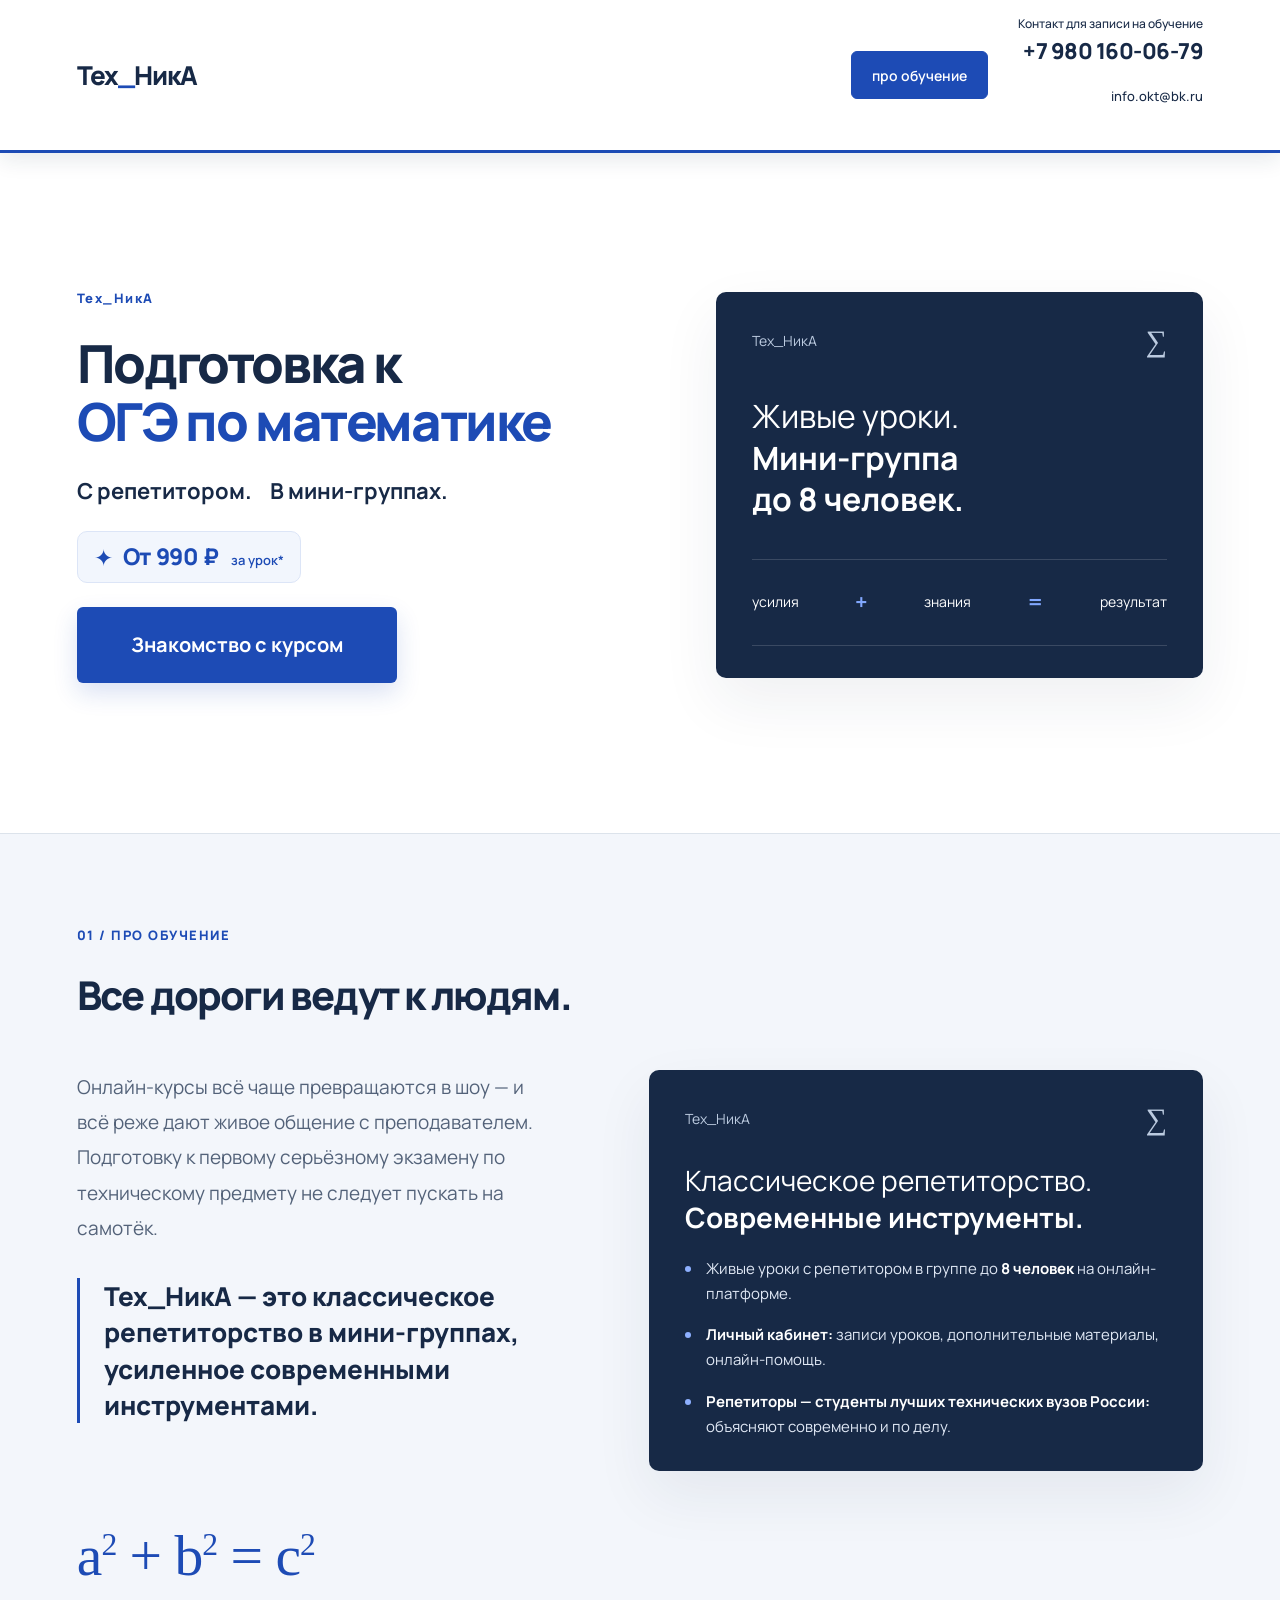
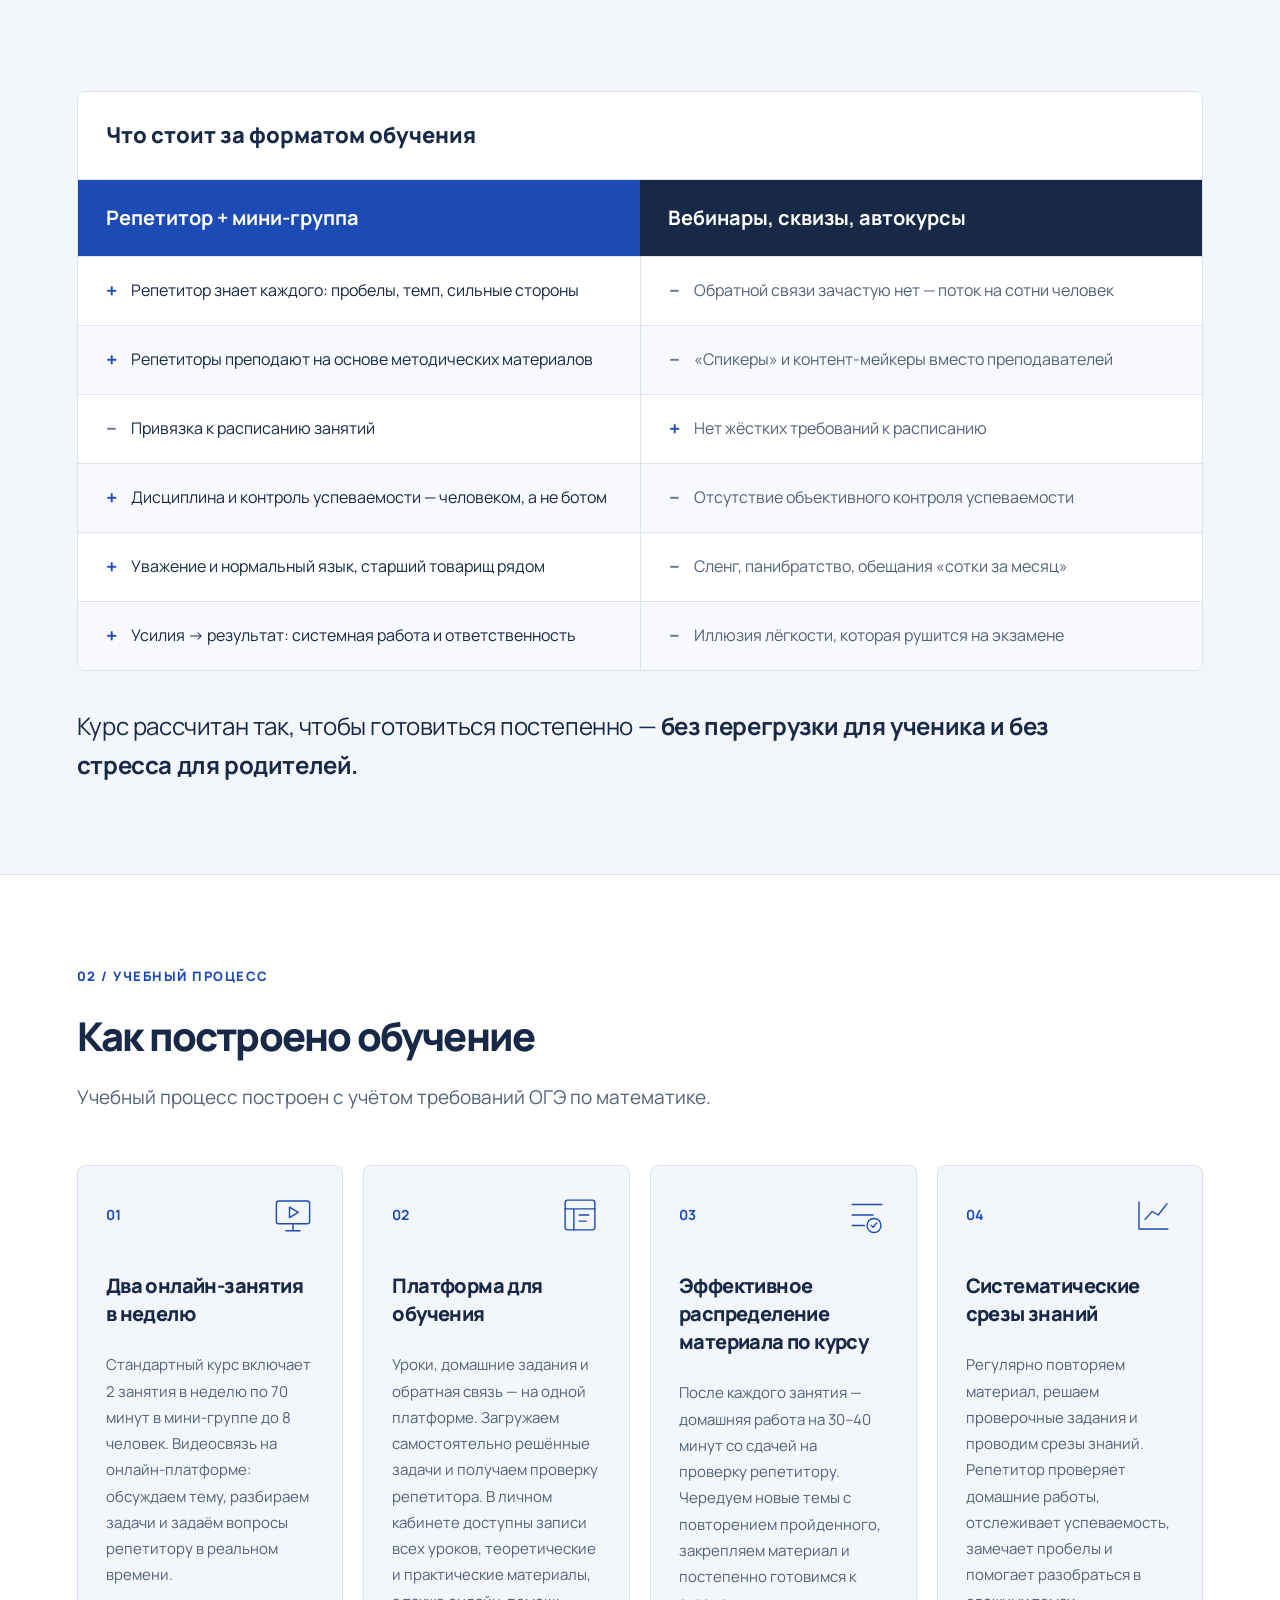
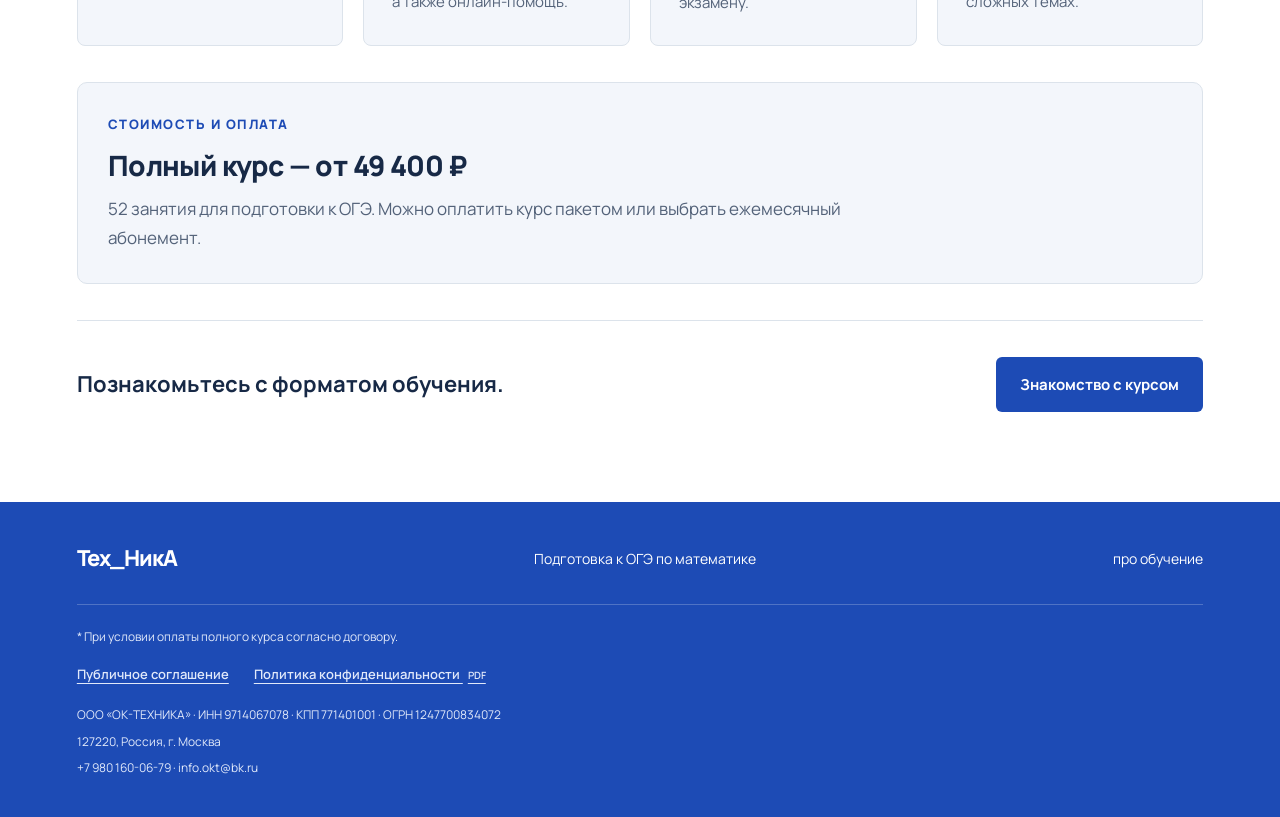
<file: index.html>
<!DOCTYPE html>
<html lang="ru"><head><meta charset="UTF-8"><meta name="viewport" content="width=device-width, initial-scale=1">
<title>Тех_НикА — подготовка к ОГЭ по математике</title><meta name="description" content="Классическое репетиторство в мини-группах до 8 человек. Живые уроки, личный кабинет и репетиторы из лучших технических вузов России.">
<link rel="icon" type="image/svg+xml" href="data:image/svg+xml,%3Csvg xmlns='http://www.w3.org/2000/svg' viewBox='0 0 32 32'%3E%3Crect width='32' height='32' rx='7' fill='%231d4bb5'/%3E%3Cpath d='M7 9h18v4h-7v12h-4V13H7z' fill='%23fff'/%3E%3C/svg%3E"><link rel="stylesheet" href="style.css?v=receipt-2"></head>
<body><header class="header"><a class="brand" href="#top" aria-label="Тех_НикА, начало страницы">Тех<span>_</span>НикА</a><nav aria-label="Навигация"><a href="#principles">про обучение</a><div class="header-contact"><span>Контакт для записи на обучение</span><a href="tel:+79801600679"><strong>+7 980 160-06-79</strong></a><a class="contact-email" href="mailto:info.okt@bk.ru">info.okt@bk.ru</a></div></nav></header>
<main><section class="hero" id="top"><div class="hero-copy"><div class="eyebrow">Тех_НикА</div><h1>Подготовка к <span>ОГЭ по математике</span></h1><p class="hero-theses"><span>С репетитором.</span><span>В мини-группах.</span></p><div class="course-price"><span class="price-spark" aria-hidden="true">✦</span><div><strong>От 990 ₽</strong><span>за урок*</span></div></div><div class="hero-actions"><button class="button primary hero-main-cta" type="button" data-diagnostic>Знакомство с курсом</button></div></div>
<div class="hero-panel" aria-label="Формат обучения"><div class="panel-top"><span>Тех_НикА</span><span class="small-mark" aria-hidden="true">∑</span></div><p class="panel-title">Живые уроки.<br><strong>Мини-группа<br>до 8 человек.</strong></p><div class="equation" aria-label="Усилия плюс знания равны результату"><span>усилия</span><b>+</b><span>знания</span><b>=</b><span>результат</span></div></div></section>
<section class="principles section" id="principles"><div class="section-head"><span class="eyebrow">01 / ПРО ОБУЧЕНИЕ</span><h2>Все дороги ведут к людям.</h2></div>
<div class="manifesto"><div class="opening"><p>Онлайн-курсы всё чаще превращаются в шоу — и всё реже дают живое общение с преподавателем. Подготовку к первому серьёзному экзамену по техническому предмету не следует пускать на самотёк.</p><p class="statement">Тех_НикА — это классическое репетиторство в мини-группах, усиленное современными инструментами.</p><div class="principle-equation" role="img" aria-label="Теорема Пифагора: а в квадрате плюс бэ в квадрате равно цэ в квадрате">a<sup>2</sup> + b<sup>2</sup> = c<sup>2</sup></div></div>
<div class="hero-panel details-panel" aria-label="Преимущества обучения"><div class="panel-top"><span>Тех_НикА</span><span class="small-mark" aria-hidden="true">∑</span></div><p class="panel-title panel-title-detailed">Классическое репетиторство.<br><strong>Современные инструменты.</strong></p><ul class="hero-benefits"><li>Живые уроки с репетитором в группе до <strong>8 человек</strong> на онлайн-платформе.</li><li><strong>Личный кабинет:</strong> записи уроков, дополнительные материалы, онлайн-помощь.</li><li><strong>Репетиторы — студенты лучших технических вузов России:</strong> объясняют современно и по делу.</li></ul></div></div>
<div class="comparison-wrap"><table class="course-comparison"><caption>Что стоит за форматом обучения</caption><thead><tr><th scope="col">Репетитор + мини-группа</th><th scope="col">Вебинары, сквизы, автокурсы</th></tr></thead><tbody><tr><td><div class="compare-cell"><span class="compare-sign positive" aria-label="Преимущество">+</span><span>Репетитор знает каждого: пробелы, темп, сильные стороны</span></div></td><td><div class="compare-cell"><span class="compare-sign negative" aria-label="Ограничение">−</span><span>Обратной связи зачастую нет — поток на сотни человек</span></div></td></tr><tr><td><div class="compare-cell"><span class="compare-sign positive" aria-label="Преимущество">+</span><span>Репетиторы преподают на основе методических материалов</span></div></td><td><div class="compare-cell"><span class="compare-sign negative" aria-label="Ограничение">−</span><span>«Спикеры» и контент-мейкеры вместо преподавателей</span></div></td></tr><tr><td><div class="compare-cell"><span class="compare-sign negative" aria-label="Ограничение">−</span><span>Привязка к расписанию занятий</span></div></td><td><div class="compare-cell"><span class="compare-sign positive" aria-label="Преимущество">+</span><span>Нет жёстких требований к расписанию</span></div></td></tr><tr><td><div class="compare-cell"><span class="compare-sign positive" aria-label="Преимущество">+</span><span>Дисциплина и контроль успеваемости — человеком, а не ботом</span></div></td><td><div class="compare-cell"><span class="compare-sign negative" aria-label="Ограничение">−</span><span>Отсутствие объективного контроля успеваемости</span></div></td></tr><tr><td><div class="compare-cell"><span class="compare-sign positive" aria-label="Преимущество">+</span><span>Уважение и нормальный язык, старший товарищ рядом</span></div></td><td><div class="compare-cell"><span class="compare-sign negative" aria-label="Ограничение">−</span><span>Сленг, панибратство, обещания «сотки за месяц»</span></div></td></tr><tr><td><div class="compare-cell"><span class="compare-sign positive" aria-label="Преимущество">+</span><span>Усилия → результат: системная работа и ответственность</span></div></td><td><div class="compare-cell"><span class="compare-sign negative" aria-label="Ограничение">−</span><span>Иллюзия лёгкости, которая рушится на экзамене</span></div></td></tr></tbody></table></div>
<p class="course-outcome">Курс рассчитан так, чтобы готовиться постепенно — <strong>без перегрузки для ученика и без стресса для родителей.</strong></p></section>
<section class="learning section" id="learning"><div class="section-head"><span class="eyebrow">02 / УЧЕБНЫЙ ПРОЦЕСС</span><h2>Как построено обучение</h2><p class="section-description">Учебный процесс построен с учётом требований ОГЭ по математике.</p></div><div class="learning-grid">
<article class="learning-card"><div class="card-top"><span class="number">01</span><svg viewBox="0 0 48 48" fill="none" aria-hidden="true"><rect x="5" y="8" width="38" height="26" rx="3"/><path d="M16 42h16M24 34v8M20 15l10 6-10 6z"/></svg></div><h3>Два онлайн-занятия в неделю</h3><p>Стандартный курс включает 2 занятия в неделю по 70 минут в мини-группе до 8 человек. Видеосвязь на онлайн-платформе: обсуждаем тему, разбираем задачи и задаём вопросы репетитору в реальном времени.</p></article>
<article class="learning-card"><div class="card-top"><span class="number">02</span><svg viewBox="0 0 48 48" fill="none" aria-hidden="true"><rect x="7" y="7" width="34" height="34" rx="3"/><path d="M7 17h34M17 17v24M23 24h11M23 31h8"/></svg></div><h3>Платформа для обучения</h3><p>Уроки, домашние задания и обратная связь — на одной платформе. Загружаем самостоятельно решённые задачи и получаем проверку репетитора. В личном кабинете доступны записи всех уроков, теоретические и практические материалы, а также онлайн-помощь.</p></article>
<article class="learning-card"><div class="card-top"><span class="number">03</span><svg viewBox="0 0 48 48" fill="none" aria-hidden="true"><path d="M7 12h34M7 24h24M7 36h14"/><circle cx="32" cy="36" r="8"/><path d="M29 36l2 2 4-5"/></svg></div><h3>Эффективное распределение материала по курсу</h3><p>После каждого занятия — домашняя работа на 30–40 минут со сдачей на проверку репетитору. Чередуем новые темы с повторением пройденного, закрепляем материал и постепенно готовимся к экзамену.</p></article>
<article class="learning-card"><div class="card-top"><span class="number">04</span><svg viewBox="0 0 48 48" fill="none" aria-hidden="true"><path d="M8 40V9M8 40h33M15 29l8-9 7 4 10-13"/></svg></div><h3>Систематические срезы знаний</h3><p>Регулярно повторяем материал, решаем проверочные задания и проводим срезы знаний. Репетитор проверяет домашние работы, отслеживает успеваемость, замечает пробелы и помогает разобраться в сложных темах.</p></article>
</div><div class="course-payment"><span class="eyebrow">СТОИМОСТЬ И ОПЛАТА</span><h3>Полный курс — от 49 400 ₽</h3><p>52 занятия для подготовки к ОГЭ. Можно оплатить курс пакетом или выбрать ежемесячный абонемент.</p></div><div class="learning-action"><p>Познакомьтесь с форматом обучения.</p><button class="button primary" type="button" data-diagnostic>Знакомство с курсом</button></div></section></main>
<footer class="site-footer"><div class="footer-main"><a class="brand" href="#top">Тех<span>_</span>НикА</a><span>Подготовка к ОГЭ по математике</span><a href="#principles">про обучение</a></div><div class="footer-legal"><p>* При условии оплаты полного курса согласно договору.</p><nav class="legal-documents" aria-label="Документы"><a href="documents/public-offer.html" target="_blank" rel="noopener">Публичное соглашение</a><a href="documents/privacy-policy.pdf" target="_blank" rel="noopener">Политика конфиденциальности <span>PDF</span></a></nav><div class="organization-details"><p>ООО «ОК-ТЕХНИКА» · ИНН 9714067078 · КПП 771401001 · ОГРН 1247700834072</p><p>127220, Россия, г. Москва</p><p><a href="tel:+79801600679">+7 980 160-06-79</a> · <a href="mailto:info.okt@bk.ru">info.okt@bk.ru</a></p></div></div></footer>
<dialog id="diagnostic-modal" class="diagnostic-modal" aria-labelledby="diagnostic-title" aria-describedby="diagnostic-description">
<div class="modal-shell">
<aside class="modal-aside"><a class="brand" href="#top">Тех_НикА</a><div><span class="modal-kicker">ПЕРВЫЙ ШАГ</span><p>Начнём<br>с вашего<br><strong>уровня.</strong></p><div class="modal-formula" aria-hidden="true">a² + b² = c²</div></div><svg class="modal-geometry" viewBox="0 0 220 160" fill="none" aria-hidden="true"><path d="M35 62 117 20 192 63 109 108Z" fill="#ffffff12"/><path d="M35 62v61l74 28v-43M109 151l83-45V63M35 62l82-42 75 43-83 45-74-46Z" stroke="currentColor" stroke-width="2" stroke-linejoin="round"/><path d="m35 123 82-44 75 27M117 20v59" stroke="currentColor" stroke-width="1.5" stroke-dasharray="5 5" opacity=".55"/><circle cx="35" cy="62" r="3" fill="currentColor"/><circle cx="192" cy="63" r="3" fill="currentColor"/><circle cx="109" cy="151" r="3" fill="currentColor"/></svg></aside>
<div class="modal-content"><button type="button" class="modal-close" id="close-diagnostic" aria-label="Закрыть окно">×</button><span class="eyebrow">Тех_НикА / ЗНАКОМСТВО С КУРСОМ</span><h2 id="diagnostic-title">Знакомство с курсом</h2><p id="diagnostic-description" class="modal-description">ОГЭ по математике в мини-группе до 8 человек. Оставьте данные для знакомства с курсом.</p>
<form id="diagnostic-form"><div class="form-trap" aria-hidden="true"><label>Ваш сайт<input name="website" tabindex="-1" autocomplete="off"></label></div><p class="required-note">Все поля обязательны, кроме комментария.</p>
<fieldset class="exam-field"><legend>Экзамен</legend><div class="exam-options"><label><input type="radio" name="exam" value="ОГЭ" required checked><span>ОГЭ <small>9 класс</small></span></label></div></fieldset>
<div class="form-field subject-field"><label id="subject-label" for="subject-trigger">Предмет</label><div class="subject-picker"><input type="hidden" name="subject" id="diagnostic-subject"><button id="subject-trigger" class="subject-trigger" type="button" role="combobox" aria-labelledby="subject-label subject-value" aria-controls="subject-options" aria-expanded="false" aria-haspopup="listbox" aria-required="true" aria-describedby="subject-error"><span id="subject-value">Выберите предмет</span><svg viewBox="0 0 20 20" aria-hidden="true"><path d="m5 7 5 5 5-5"/></svg></button><div id="subject-options" class="subject-options" role="listbox" aria-labelledby="subject-label" hidden><button type="button" role="option" aria-selected="false" tabindex="-1">Математика</button></div></div><p id="subject-error" class="subject-error" hidden>Выберите предмет</p></div>
<div class="form-row"><div class="form-field"><label for="diagnostic-name">Ваше имя</label><input id="diagnostic-name" name="name" autocomplete="given-name" placeholder="Имя" required minlength="2" maxlength="80" pattern=".*\S.*"></div><div class="form-field"><label for="diagnostic-surname">Ваша фамилия</label><input id="diagnostic-surname" name="surname" autocomplete="family-name" placeholder="Фамилия" required minlength="2" maxlength="80" pattern=".*\S.*"></div></div>
<div class="form-row"><div class="form-field"><label for="diagnostic-phone">Телефон</label><input id="diagnostic-phone" type="tel" name="phone" autocomplete="tel" inputmode="tel" placeholder="+7 (999) 123-45-67" required maxlength="25" aria-describedby="phone-hint"><p id="phone-hint" class="field-hint">Укажите номер с кодом страны</p></div><div class="form-field"><label for="diagnostic-email">Электронная почта</label><input id="diagnostic-email" type="email" name="email" autocomplete="email" inputmode="email" placeholder="name@example.ru" required maxlength="254"></div></div>
<div class="form-field"><label for="diagnostic-city">Из какого вы города?</label><input id="diagnostic-city" name="city" autocomplete="address-level2" placeholder="Например, Москва" required minlength="2" maxlength="100" pattern=".*\S.*"></div><div class="form-field"><label for="diagnostic-comment">Что хотите обсудить? <span class="optional">Необязательно</span></label><textarea id="diagnostic-comment" name="comment" rows="2" maxlength="600" placeholder="Например, какие темы даются сложнее"></textarea></div>
<fieldset class="form-consents"><legend>Согласия</legend><label class="consent-option"><input type="checkbox" name="privacy_accepted" value="yes" required><span>Я ознакомился(-ась) с <a href="documents/privacy-policy.pdf" target="_blank" rel="noopener">Политикой конфиденциальности</a>.</span></label><label class="consent-option"><input type="checkbox" name="personal_data_consent" value="yes" required><span>Я даю согласие на обработку моих персональных данных для записи на знакомство с курсом и обратной связи.</span></label></fieldset><button class="button primary submit-diagnostic" type="submit">Записаться на знакомство с курсом</button><p class="mail-explainer">Оставьте заявку — мы свяжемся с вами и подберём время знакомства с курсом.</p><div class="mail-fallback" hidden><button id="copy-diagnostic" type="button">Скопировать заявку</button><a href="mailto:info.okt@bk.ru" id="email-diagnostic">Отправить на почту</a><a href="tel:+79801600679">Позвонить</a></div><p id="diagnostic-status" class="diagnostic-status" role="status" aria-live="polite"></p><textarea id="diagnostic-copy" class="copy-fallback" aria-label="Текст заявки для копирования" readonly hidden></textarea>
</form><section id="diagnostic-success" class="diagnostic-success" hidden tabindex="-1" aria-labelledby="diagnostic-success-title"><span class="success-mark" aria-hidden="true"><svg viewBox="0 0 40 40" fill="none"><path d="m10 21 7 7 14-16"/></svg></span><h3 id="diagnostic-success-title">Заявка принята!</h3><p>Свяжемся с Вами в ближайшее время.</p><button class="button primary" type="button" id="close-diagnostic-success">Отлично</button></section></div></div></dialog>
<script src="diagnostic.js?v=utm-1" defer></script>
<script src="analytics.js?v=1" defer></script>
</body></html>
</file>
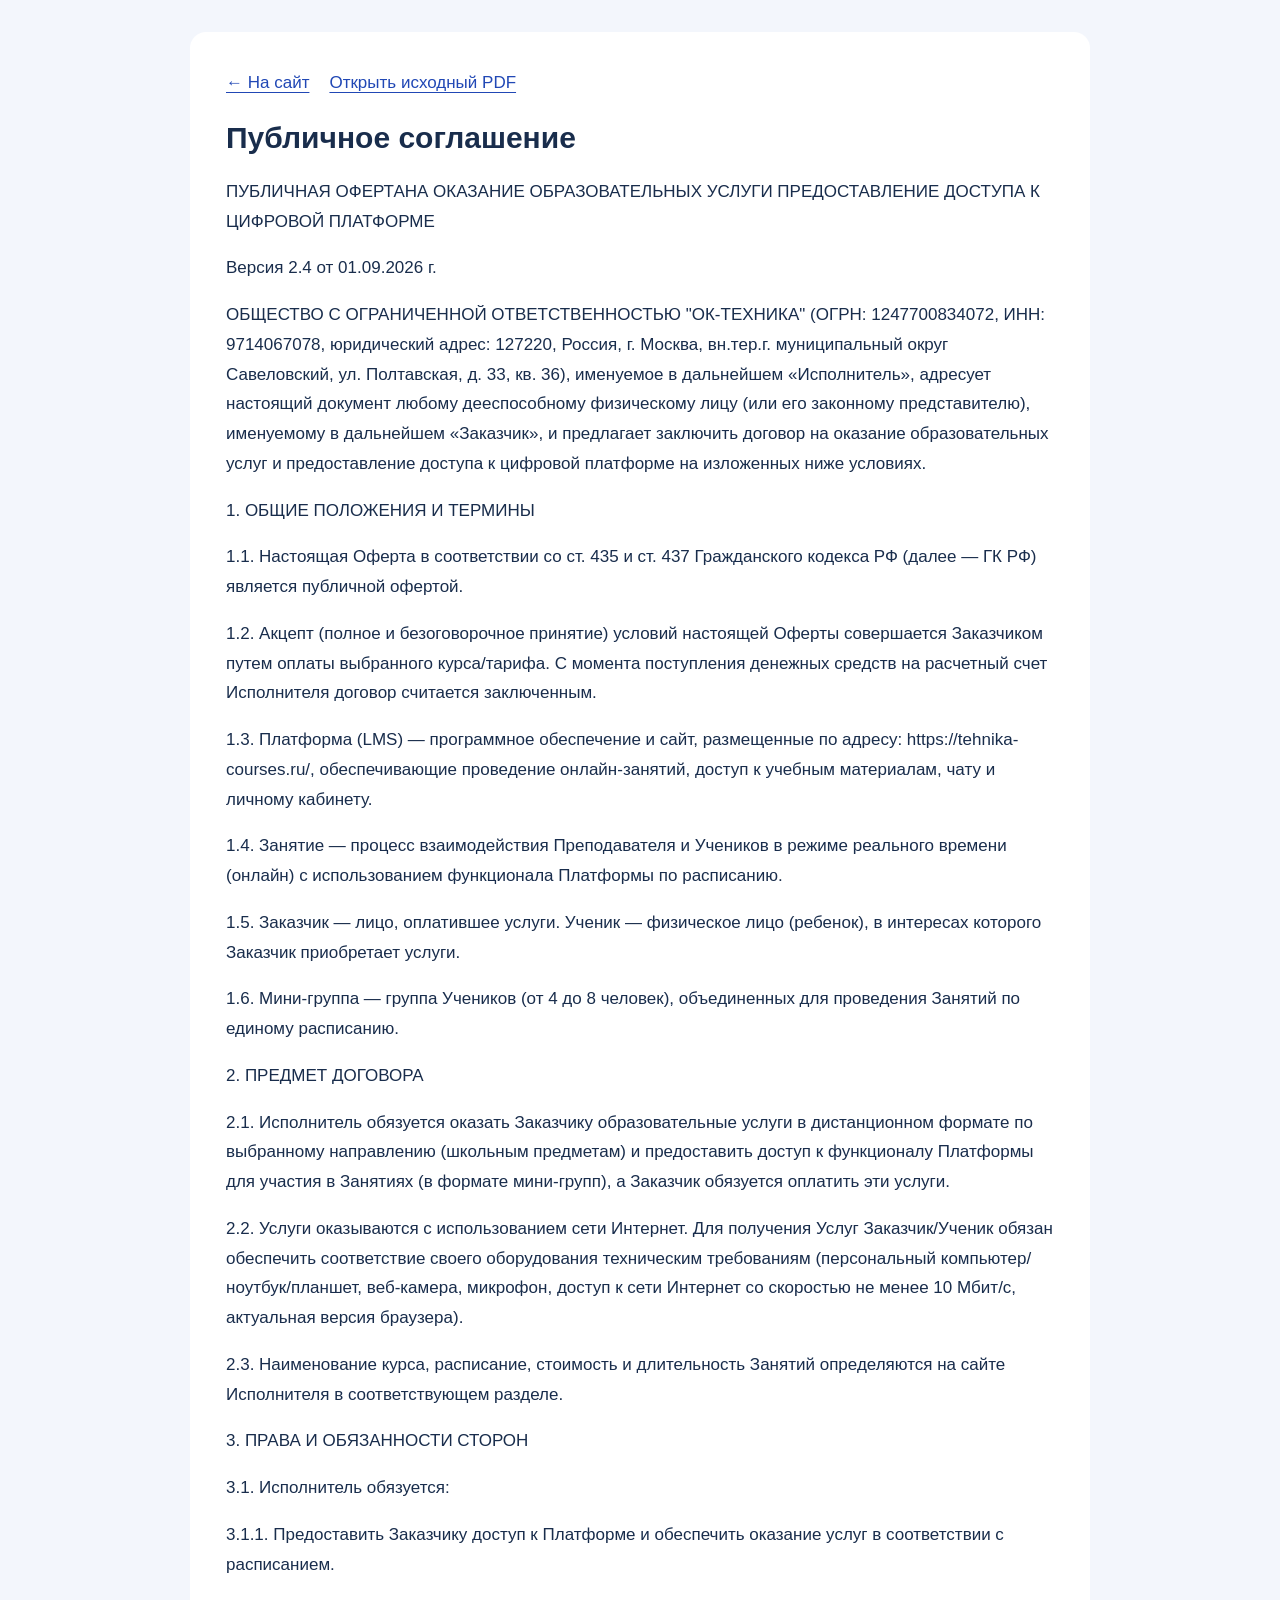
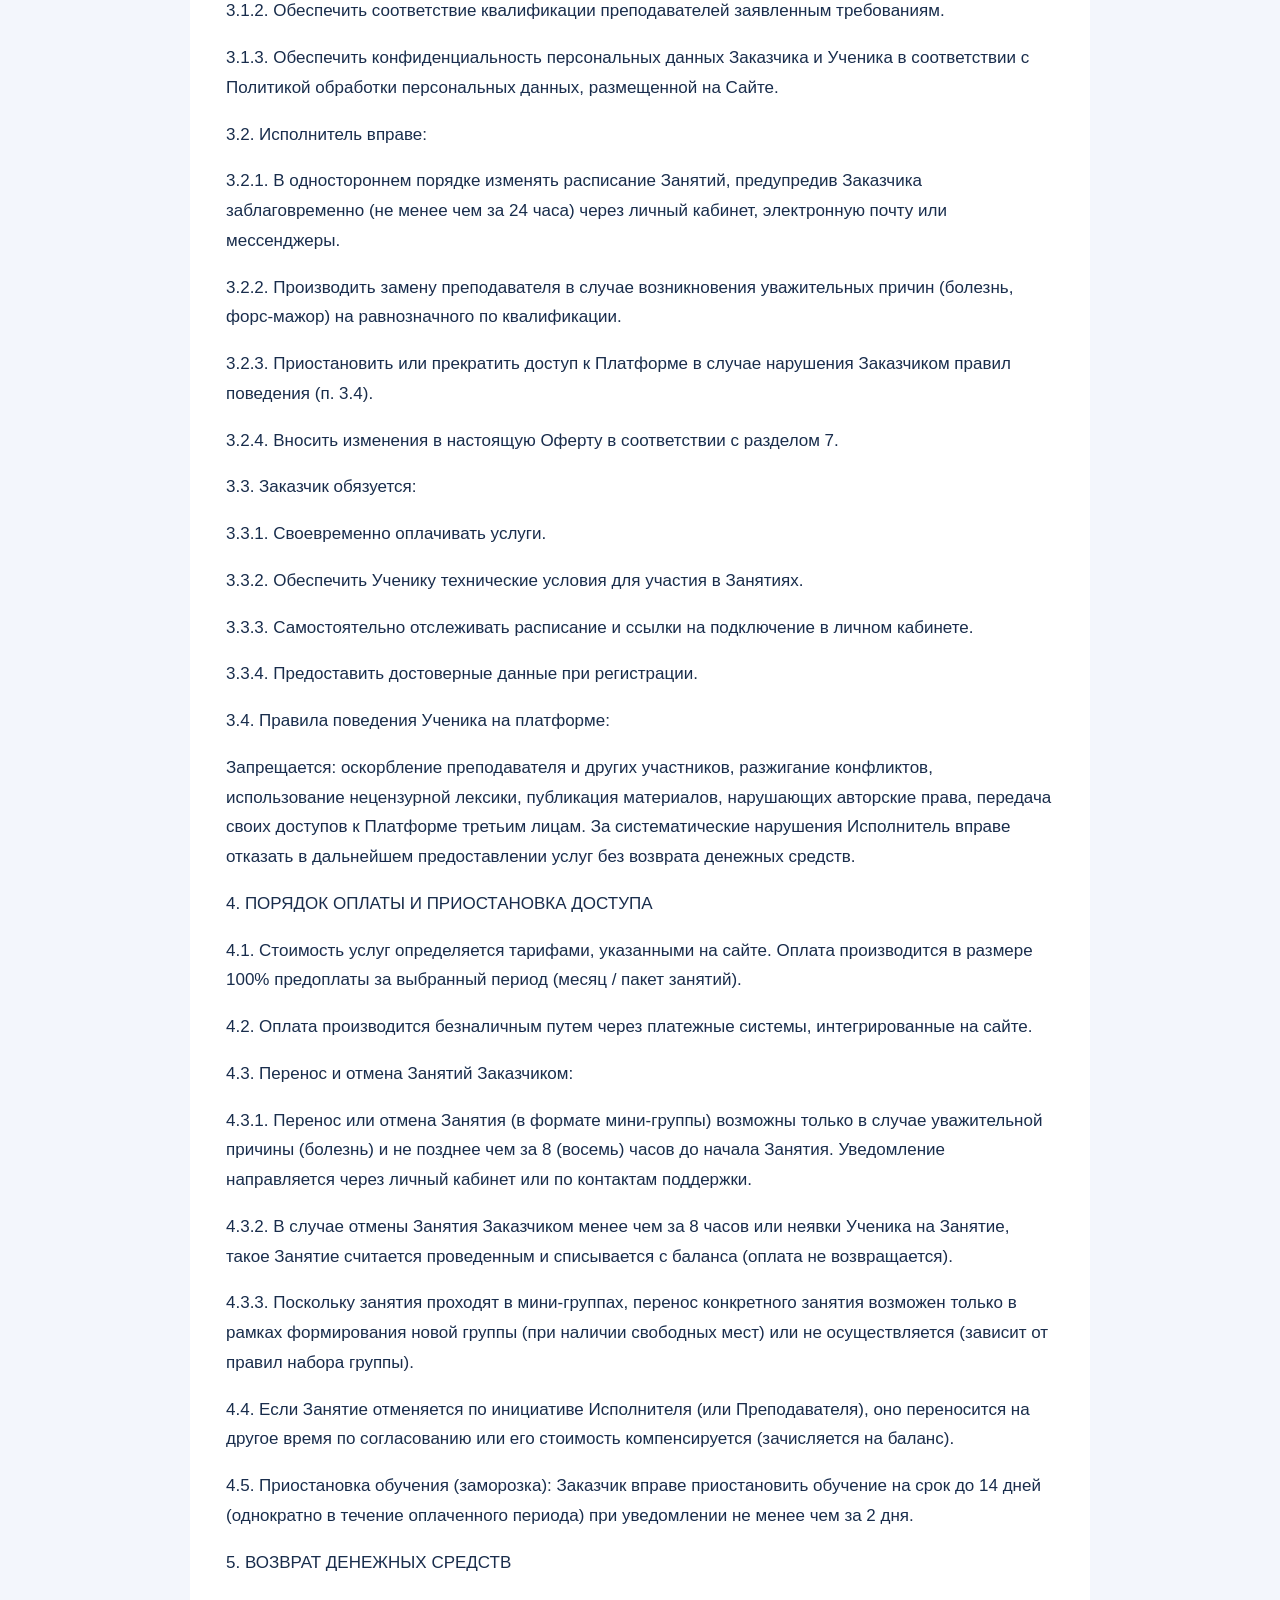
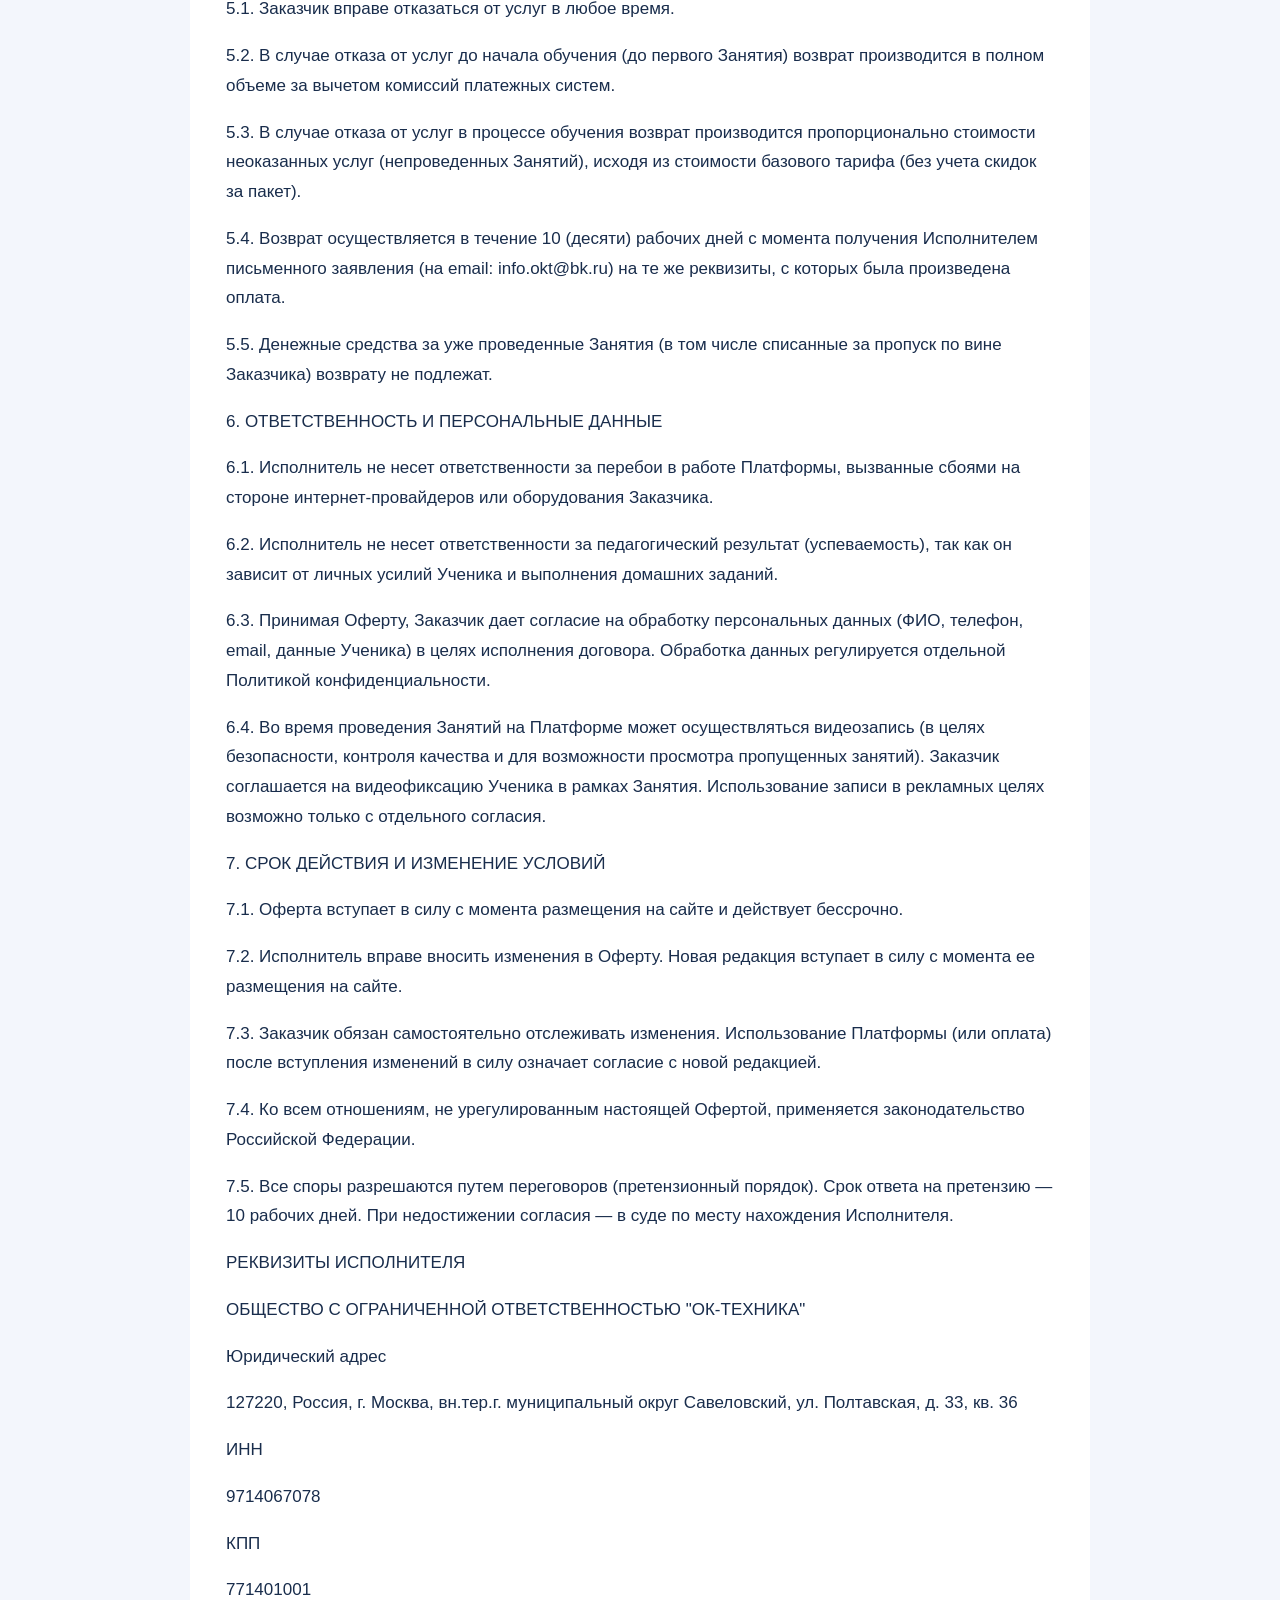
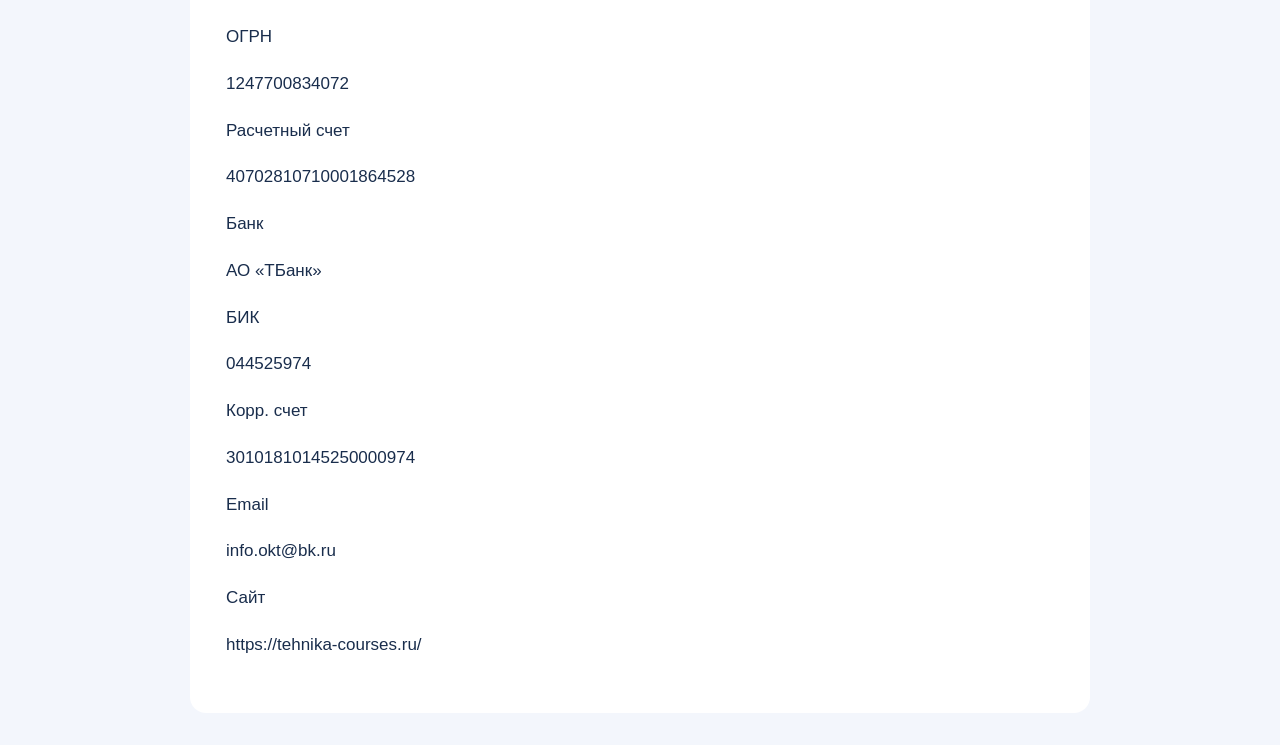
<file: documents/public-offer.html>
<!doctype html><html lang="ru"><head><meta charset="utf-8"><meta name="viewport" content="width=device-width, initial-scale=1"><title>Публичное соглашение · Тех_НикА</title><style>*{box-sizing:border-box}body{margin:0;background:#f3f6fc;color:#192d4c;font:17px/1.75 Arial,sans-serif}main{max-width:900px;margin:32px auto;padding:36px;background:#fff;border-radius:16px}nav{display:flex;gap:20px;flex-wrap:wrap}a{color:#2148b5;text-underline-offset:4px}h1{font-size:30px;line-height:1.3}p{overflow-wrap:anywhere;white-space:pre-wrap} @media(max-width:600px){main{margin:0;padding:24px 18px;border-radius:0}body{font-size:16px}h1{font-size:26px}}</style></head><body><main><nav><a href="/">← На сайт</a><a href="public-offer.pdf">Открыть исходный PDF</a></nav><h1>Публичное соглашение</h1><p>ПУБЛИЧНАЯ ОФЕРТАНА ОКАЗАНИЕ ОБРАЗОВАТЕЛЬНЫХ УСЛУГИ ПРЕДОСТАВЛЕНИЕ ДОСТУПА К ЦИФРОВОЙ ПЛАТФОРМЕ</p>
<p>Версия 2.4 от 01.09.2026 г.</p>
<p>ОБЩЕСТВО С ОГРАНИЧЕННОЙ ОТВЕТСТВЕННОСТЬЮ &quot;ОК-ТЕХНИКА&quot; (ОГРН: 1247700834072, ИНН: 9714067078, юридический адрес: 127220, Россия, г. Москва, вн.тер.г. муниципальный округ Савеловский, ул. Полтавская, д. 33, кв. 36), именуемое в дальнейшем «Исполнитель», адресует настоящий документ любому дееспособному физическому лицу (или его законному представителю), именуемому в дальнейшем «Заказчик», и предлагает заключить договор на оказание образовательных услуг и предоставление доступа к цифровой платформе на изложенных ниже условиях.</p>
<p>1. ОБЩИЕ ПОЛОЖЕНИЯ И ТЕРМИНЫ</p>
<p>1.1. Настоящая Оферта в соответствии со ст. 435 и ст. 437 Гражданского кодекса РФ (далее — ГК РФ) является публичной офертой.</p>
<p>1.2. Акцепт (полное и безоговорочное принятие) условий настоящей Оферты совершается Заказчиком путем оплаты выбранного курса/тарифа. С момента поступления денежных средств на расчетный счет Исполнителя договор считается заключенным.</p>
<p>1.3. Платформа (LMS) — программное обеспечение и сайт, размещенные по адресу: https://tehnika-courses.ru/, обеспечивающие проведение онлайн-занятий, доступ к учебным материалам, чату и личному кабинету.</p>
<p>1.4. Занятие — процесс взаимодействия Преподавателя и Учеников в режиме реального времени (онлайн) с использованием функционала Платформы по расписанию.</p>
<p>1.5. Заказчик — лицо, оплатившее услуги. Ученик — физическое лицо (ребенок), в интересах которого Заказчик приобретает услуги.</p>
<p>1.6. Мини-группа — группа Учеников (от 4 до 8 человек), объединенных для проведения Занятий по единому расписанию.</p>
<p>2. ПРЕДМЕТ ДОГОВОРА</p>
<p>2.1. Исполнитель обязуется оказать Заказчику образовательные услуги в дистанционном формате по выбранному направлению (школьным предметам) и предоставить доступ к функционалу Платформы для участия в Занятиях (в формате мини-групп), а Заказчик обязуется оплатить эти услуги.</p>
<p>2.2. Услуги оказываются с использованием сети Интернет. Для получения Услуг Заказчик/Ученик обязан обеспечить соответствие своего оборудования техническим требованиям (персональный компьютер/ноутбук/планшет, веб-камера, микрофон, доступ к сети Интернет со скоростью не менее 10 Мбит/с, актуальная версия браузера).</p>
<p>2.3. Наименование курса, расписание, стоимость и длительность Занятий определяются на сайте Исполнителя в соответствующем разделе.</p>
<p>3. ПРАВА И ОБЯЗАННОСТИ СТОРОН</p>
<p>3.1. Исполнитель обязуется:</p>
<p>3.1.1. Предоставить Заказчику доступ к Платформе и обеспечить оказание услуг в соответствии с расписанием.</p>
<p>3.1.2. Обеспечить соответствие квалификации преподавателей заявленным требованиям.</p>
<p>3.1.3. Обеспечить конфиденциальность персональных данных Заказчика и Ученика в соответствии с Политикой обработки персональных данных, размещенной на Сайте.</p>
<p>3.2. Исполнитель вправе:</p>
<p>3.2.1. В одностороннем порядке изменять расписание Занятий, предупредив Заказчика заблаговременно (не менее чем за 24 часа) через личный кабинет, электронную почту или мессенджеры.</p>
<p>3.2.2. Производить замену преподавателя в случае возникновения уважительных причин (болезнь, форс-мажор) на равнозначного по квалификации.</p>
<p>3.2.3. Приостановить или прекратить доступ к Платформе в случае нарушения Заказчиком правил поведения (п. 3.4).</p>
<p>3.2.4. Вносить изменения в настоящую Оферту в соответствии с разделом 7.</p>
<p>3.3. Заказчик обязуется:</p>
<p>3.3.1. Своевременно оплачивать услуги.</p>
<p>3.3.2. Обеспечить Ученику технические условия для участия в Занятиях.</p>
<p>3.3.3. Самостоятельно отслеживать расписание и ссылки на подключение в личном кабинете.</p>
<p>3.3.4. Предоставить достоверные данные при регистрации.</p>
<p>3.4. Правила поведения Ученика на платформе:</p>
<p>Запрещается: оскорбление преподавателя и других участников, разжигание конфликтов, использование нецензурной лексики, публикация материалов, нарушающих авторские права, передача своих доступов к Платформе третьим лицам. За систематические нарушения Исполнитель вправе отказать в дальнейшем предоставлении услуг без возврата денежных средств.</p>
<p>4. ПОРЯДОК ОПЛАТЫ И ПРИОСТАНОВКА ДОСТУПА</p>
<p>4.1. Стоимость услуг определяется тарифами, указанными на сайте. Оплата производится в размере 100% предоплаты за выбранный период (месяц / пакет занятий).</p>
<p>4.2. Оплата производится безналичным путем через платежные системы, интегрированные на сайте.</p>
<p>4.3. Перенос и отмена Занятий Заказчиком:</p>
<p>4.3.1. Перенос или отмена Занятия (в формате мини-группы) возможны только в случае уважительной причины (болезнь) и не позднее чем за 8 (восемь) часов до начала Занятия. Уведомление направляется через личный кабинет или по контактам поддержки.</p>
<p>4.3.2. В случае отмены Занятия Заказчиком менее чем за 8 часов или неявки Ученика на Занятие, такое Занятие считается проведенным и списывается с баланса (оплата не возвращается).</p>
<p>4.3.3. Поскольку занятия проходят в мини-группах, перенос конкретного занятия возможен только в рамках формирования новой группы (при наличии свободных мест) или не осуществляется (зависит от правил набора группы).</p>
<p>4.4. Если Занятие отменяется по инициативе Исполнителя (или Преподавателя), оно переносится на другое время по согласованию или его стоимость компенсируется (зачисляется на баланс).</p>
<p>4.5. Приостановка обучения (заморозка): Заказчик вправе приостановить обучение на срок до 14 дней (однократно в течение оплаченного периода) при уведомлении не менее чем за 2 дня.</p>
<p>5. ВОЗВРАТ ДЕНЕЖНЫХ СРЕДСТВ</p>
<p>5.1. Заказчик вправе отказаться от услуг в любое время.</p>
<p>5.2. В случае отказа от услуг до начала обучения (до первого Занятия) возврат производится в полном объеме за вычетом комиссий платежных систем.</p>
<p>5.3. В случае отказа от услуг в процессе обучения возврат производится пропорционально стоимости неоказанных услуг (непроведенных Занятий), исходя из стоимости базового тарифа (без учета скидок за пакет).</p>
<p>5.4. Возврат осуществляется в течение 10 (десяти) рабочих дней с момента получения Исполнителем письменного заявления (на email: info.okt@bk.ru) на те же реквизиты, с которых была произведена оплата.</p>
<p>5.5. Денежные средства за уже проведенные Занятия (в том числе списанные за пропуск по вине Заказчика) возврату не подлежат.</p>
<p>6. ОТВЕТСТВЕННОСТЬ И ПЕРСОНАЛЬНЫЕ ДАННЫЕ</p>
<p>6.1. Исполнитель не несет ответственности за перебои в работе Платформы, вызванные сбоями на стороне интернет-провайдеров или оборудования Заказчика.</p>
<p>6.2. Исполнитель не несет ответственности за педагогический результат (успеваемость), так как он зависит от личных усилий Ученика и выполнения домашних заданий.</p>
<p>6.3. Принимая Оферту, Заказчик дает согласие на обработку персональных данных (ФИО, телефон, email, данные Ученика) в целях исполнения договора. Обработка данных регулируется отдельной Политикой конфиденциальности.</p>
<p>6.4. Во время проведения Занятий на Платформе может осуществляться видеозапись (в целях безопасности, контроля качества и для возможности просмотра пропущенных занятий). Заказчик соглашается на видеофиксацию Ученика в рамках Занятия. Использование записи в рекламных целях возможно только с отдельного согласия.</p>
<p>7. СРОК ДЕЙСТВИЯ И ИЗМЕНЕНИЕ УСЛОВИЙ</p>
<p>7.1. Оферта вступает в силу с момента размещения на сайте и действует бессрочно.</p>
<p>7.2. Исполнитель вправе вносить изменения в Оферту. Новая редакция вступает в силу с момента ее размещения на сайте.</p>
<p>7.3. Заказчик обязан самостоятельно отслеживать изменения. Использование Платформы (или оплата) после вступления изменений в силу означает согласие с новой редакцией.</p>
<p>7.4. Ко всем отношениям, не урегулированным настоящей Офертой, применяется законодательство Российской Федерации.</p>
<p>7.5. Все споры разрешаются путем переговоров (претензионный порядок). Срок ответа на претензию — 10 рабочих дней. При недостижении согласия — в суде по месту нахождения Исполнителя.</p>
<p>РЕКВИЗИТЫ ИСПОЛНИТЕЛЯ</p>
<p>ОБЩЕСТВО С ОГРАНИЧЕННОЙ ОТВЕТСТВЕННОСТЬЮ &quot;ОК-ТЕХНИКА&quot;</p>
<p>Юридический адрес</p>
<p>127220, Россия, г. Москва, вн.тер.г. муниципальный округ Савеловский, ул. Полтавская, д. 33, кв. 36</p>
<p>ИНН</p>
<p>9714067078</p>
<p>КПП</p>
<p>771401001</p>
<p>ОГРН</p>
<p>1247700834072</p>
<p>Расчетный счет</p>
<p>40702810710001864528</p>
<p>Банк</p>
<p>АО «ТБанк»</p>
<p>БИК</p>
<p>044525974</p>
<p>Корр. счет</p>
<p>30101810145250000974</p>
<p>Email</p>
<p>info.okt@bk.ru</p>
<p>Сайт</p>
<p>https://tehnika-courses.ru/</p></main></body></html>
</file>
<file: style.css>
@import url('https://fonts.googleapis.com/css2?family=Manrope:wght@400;500;600;700;800&display=swap');
:root{--ink:#172946;--muted:#536279;--line:#dce3eb;--blue:#1d4bb5;--paper:#fff;--pale:#f3f6fb}*{box-sizing:border-box}html{scroll-behavior:smooth;scroll-padding-top:100px}body{margin:0;background:var(--paper);color:var(--ink);font-family:Manrope,Arial,sans-serif;font-size:17px;line-height:1.7}a{color:inherit;text-decoration:none}a:focus-visible{outline:3px solid var(--blue);outline-offset:5px}h1,h2,h3,p{margin:0}h1,h2,h3{line-height:1.16}header,section,footer{padding-inline:max(6vw,calc((100vw - 1320px)/2))}.header{height:96px;display:flex;align-items:center;justify-content:space-between;border-bottom:1px solid var(--line)}.brand{font-weight:800;font-size:26px;letter-spacing:-1px}.brand span{color:var(--blue)}nav{display:flex;align-items:center;gap:38px;font-size:14px;font-weight:600}.nav-cta{padding:11px 18px;border:1px solid var(--line);border-radius:6px}.hero{display:grid;grid-template-columns:1.17fr 1fr;gap:70px;padding-block:84px 100px;align-items:center;min-height:680px}.eyebrow{display:block;font-size:13px;font-weight:800;letter-spacing:1.5px;color:var(--blue);margin-bottom:26px}h1{font-size:clamp(42px,4.65vw,72px);letter-spacing:-3px;line-height:1.1;font-weight:800;max-width:760px}h1 span{color:var(--blue);display:block}.hero-actions{display:flex;gap:12px;flex-wrap:wrap;margin-top:42px}.button{display:inline-flex;align-items:center;justify-content:center;font-size:15px;font-weight:700;min-height:54px;padding:15px 24px;border-radius:6px;transition:background .18s,transform .18s}.button:hover{transform:translateY(-2px)}.primary{color:white;background:var(--blue)}.primary:hover{background:#163b91}.secondary{border:1px solid var(--line)}.secondary:hover{background:var(--pale)}.hero-panel{background:var(--ink);color:white;border-radius:10px;padding:32px 36px;box-shadow:0 24px 60px #17294612}.panel-top{display:flex;align-items:center;justify-content:space-between;color:#bccbe0;font-size:14px}.small-mark{font:30px Georgia,serif}.panel-title{font-size:clamp(26px,2.5vw,38px);line-height:1.3;font-weight:400;margin-block:38px}.panel-title strong{font-weight:700}.equation{display:flex;align-items:center;justify-content:space-between;gap:8px;border-block:1px solid #ffffff26;padding:24px 0;font-size:14px}.equation b{color:#82a8ff;font-size:22px}.panel-bottom{display:flex;justify-content:space-between;gap:20px;color:#bccbe0;font-size:12px;margin-top:25px}.section{padding-block:90px}.principles{background:var(--pale);border-block:1px solid var(--line)}.section-head{margin-bottom:52px}h2{font-size:clamp(32px,3.1vw,48px);letter-spacing:-1.8px;font-weight:800}.manifesto{display:grid;grid-template-columns:1fr 1.15fr;gap:90px}.manifesto p{margin-bottom:24px}.opening{font-size:19px;color:var(--muted);line-height:1.85}.opening .statement{font-size:26px;font-weight:800;color:var(--ink);line-height:1.4;margin-top:32px;border-left:3px solid var(--blue);padding-left:24px}.body-copy{font-size:17px;color:var(--muted);line-height:1.85}.body-copy strong{color:var(--ink);font-weight:800}blockquote{display:flex;align-items:baseline;justify-content:space-between;gap:24px;margin:48px 0 0;padding:34px 0 0;border-top:1px solid var(--line)}blockquote p{font-size:29px;line-height:1.3;letter-spacing:-1px}blockquote cite{font-size:14px;font-style:normal;color:var(--muted)}.formula-layout{display:grid;grid-template-columns:1fr 1.15fr;gap:90px}.formula-intro{background:var(--pale);border-radius:8px;padding:35px;display:flex;align-items:center;gap:32px}.formula-symbol{font:120px Georgia,serif;color:var(--blue);line-height:1}.formula-intro p{font-size:18px;line-height:1.75}.formula-items article{display:flex;gap:25px;padding:24px 0;border-top:1px solid var(--line)}.formula-items article:first-child{padding-top:0;border-top:0}.number{font-size:14px;font-weight:700;color:var(--blue)}h3{font-size:23px;letter-spacing:-.6px;font-weight:800}.formula-items p{color:var(--muted);font-size:16px;margin-top:13px}.formula-items .source-note{font-size:14px}.learning{background:var(--pale)}.section-description{margin-top:22px;font-size:19px;color:var(--muted)}.learning-grid{display:grid;grid-template-columns:repeat(4,1fr);gap:20px}.learning-card{background:white;border:1px solid var(--line);border-radius:8px;padding:28px;display:flex;flex-direction:column}.card-top{display:flex;align-items:center;justify-content:space-between;margin-bottom:36px}.card-top svg{width:42px;height:42px;stroke:var(--blue);stroke-width:1.6;stroke-linecap:round;stroke-linejoin:round}.learning-card h3{font-size:20px;line-height:1.4}.learning-card p{font-size:15px;line-height:1.75;color:var(--muted);margin-top:24px}.diagnostic{background:var(--ink);color:white;display:flex;align-items:center;justify-content:space-between;gap:40px;padding-block:64px}.diagnostic .eyebrow{color:#a7beee}.diagnostic h2{font-size:34px}.light{background:white;color:var(--ink);flex-shrink:0}footer{display:flex;justify-content:space-between;align-items:center;padding-block:32px;font-size:14px;color:var(--muted)}footer .brand{color:var(--ink);font-size:22px}@media(min-width:1700px){.hero{min-height:760px}}@media(max-width:1100px){.hero{gap:35px;padding-block:65px}.manifesto,.formula-layout{gap:40px}.learning-grid{grid-template-columns:repeat(2,1fr)}.formula-intro{padding:25px;gap:20px}.formula-symbol{font-size:90px}}@media(max-width:740px){header,section,footer{padding-inline:6vw}.header{height:80px}.brand{font-size:23px}nav{gap:12px}nav>a:first-child{display:none}.nav-cta{font-size:12px;padding:9px 12px}.hero{grid-template-columns:1fr;padding-block:48px 55px;gap:40px;min-height:auto}h1{font-size:44px;letter-spacing:-2px}.hero-actions{margin-top:30px}.button{font-size:14px;padding:14px 20px}.hero-panel{padding:26px}.panel-title{font-size:32px;margin-block:25px}.section{padding-block:55px}.section-head{margin-bottom:34px}.eyebrow{font-size:12px;margin-bottom:18px}h2{font-size:34px;letter-spacing:-1.3px}.manifesto,.formula-layout{grid-template-columns:1fr;gap:24px}.opening{font-size:17px}.opening .statement{font-size:23px}.body-copy{font-size:16px}blockquote{flex-direction:column;gap:15px;margin-top:25px;padding-top:25px}blockquote p{font-size:26px}.formula-intro{padding:25px}.formula-intro p{font-size:16px}.formula-items article:first-child{padding-top:24px;border-top:1px solid var(--line)}.learning-grid{gap:14px}.learning-card{padding:20px}.card-top{margin-bottom:24px}.learning-card h3{font-size:18px}.learning-card p{font-size:14px}.diagnostic{flex-direction:column;align-items:flex-start;gap:28px}.diagnostic h2{font-size:29px}footer{gap:20px;flex-wrap:wrap}footer>span{display:none}}@media(max-width:420px){h1{font-size:38px}.hero-actions{display:grid}.learning-grid{grid-template-columns:1fr}.learning-card{padding:26px}.learning-card h3{font-size:22px}.learning-card p{font-size:16px}.equation{font-size:12px}}@media(prefers-reduced-motion:reduce){html{scroll-behavior:auto}.button{transition:none}.button:hover{transform:none}}
/* Requested page refinements */
.header nav{gap:14px}
.header nav a{display:inline-flex;align-items:center;justify-content:center;min-height:48px;padding:11px 20px;border:1px solid var(--blue);border-radius:6px;background:var(--blue);color:#fff;line-height:1.5;transition:background .18s}
.header nav a:hover{background:#163b91;border-color:#163b91}
.principle-equation{margin-top:55px;padding:35px 0;color:var(--blue);font-family:Georgia,'Times New Roman',serif;font-size:clamp(40px,4.5vw,68px);line-height:1.5;letter-spacing:-1px}
.principle-equation sup{font-size:.55em;line-height:0;position:relative;vertical-align:baseline;top:-.65em}
footer{background:var(--blue);color:#fff;padding-block:38px}
footer .brand,footer .brand span{color:#fff}
footer a:hover{text-decoration:underline;text-underline-offset:5px}
@media(max-width:740px){.header{height:auto;min-height:80px;gap:14px;padding-block:16px;flex-wrap:wrap}.header nav{gap:8px;flex-wrap:wrap}.header nav a{font-size:12px;min-height:42px;padding:9px 12px}.principle-equation{margin-top:28px;padding-block:15px}}

/* Separate the navigation header from the first screen. */
.header{position:relative;z-index:1;background:#fff;border-bottom:3px solid var(--blue);box-shadow:0 8px 20px rgba(23,41,70,.09)}


button,input,textarea,select{font:inherit}button{cursor:pointer}.button.primary{border:0}.header nav .nav-cta{display:inline-flex;align-items:center;justify-content:center;min-height:48px;padding:11px 20px;border:1px solid var(--blue);border-radius:6px;background:var(--blue);color:#fff;line-height:1.5;font-size:14px;font-weight:600}.header nav .nav-cta:hover{background:#163b91;border-color:#163b91}button:focus-visible,input:focus-visible,select:focus-visible,textarea:focus-visible{outline:3px solid #537fd9;outline-offset:3px}.modal-open{overflow:hidden}.diagnostic-modal{border:0;padding:0;width:min(930px,calc(100% - 40px));max-height:calc(100dvh - 48px);border-radius:16px;color:var(--ink);background:white;box-shadow:0 35px 100px #071a4859;overflow:auto}.diagnostic-modal::backdrop{background:#091c45b3;backdrop-filter:blur(5px)}.modal-shell{display:grid;grid-template-columns:290px 1fr}.modal-aside{background:var(--blue);color:white;padding:35px 30px;display:flex;flex-direction:column;justify-content:space-between;gap:50px}.modal-aside .brand{font-size:23px}.modal-kicker{font-size:12px;letter-spacing:2px;color:#c3d3f3;font-weight:700}.modal-aside p{font-size:38px;line-height:1.25;letter-spacing:-1.5px;margin-top:20px}.modal-aside p strong{font-weight:800}.modal-formula{font:32px Georgia,serif;margin-top:36px;padding-top:28px;border-top:1px solid #ffffff40}.modal-aside-note{font-size:14px;line-height:1.7;color:#e4ecfb}.modal-content{padding:38px;position:relative}.modal-close{position:absolute;right:17px;top:14px;border:0;background:#f0f3f8;width:38px;height:38px;border-radius:50%;font-size:28px;line-height:1;color:var(--ink)}.modal-close:hover{background:#e4eaf4}.modal-content .eyebrow{font-size:11px;margin:0 40px 14px 0;letter-spacing:1px}.modal-content h2{font-size:34px;letter-spacing:-1px}.modal-description{font-size:15px;color:var(--muted);line-height:1.6;margin-top:13px;margin-bottom:24px}.exam-field{border:0;padding:0;margin:0 0 18px}.exam-field legend,.form-field>label{font-size:14px;font-weight:700;margin-bottom:8px;display:block}.exam-options{display:grid;grid-template-columns:1fr 1fr;gap:12px}.exam-options label{position:relative}.exam-options input{position:absolute;width:1px;height:1px;opacity:0}.exam-options span{display:flex;justify-content:space-between;align-items:center;gap:10px;border:1px solid var(--line);border-radius:7px;padding:12px 15px;font-size:17px;font-weight:800;cursor:pointer}.exam-options small{font-size:13px;font-weight:500;color:var(--muted)}.exam-options input:checked+span{border-color:var(--blue);background:#edf2fc;color:var(--blue);box-shadow:inset 0 0 0 1px var(--blue)}.exam-options input:focus-visible+span{outline:3px solid #537fd9;outline-offset:3px}.form-field{margin-bottom:17px}.form-field input,.form-field select,.form-field textarea{width:100%;border:1px solid #cbd5e4;border-radius:7px;padding:12px 13px;color:var(--ink);background:#fff;font-size:14px;line-height:1.5;min-height:46px}.form-field textarea{resize:vertical;max-height:180px}.form-field input::placeholder,.form-field textarea::placeholder{color:#758299}.form-row{display:grid;grid-template-columns:1fr 1.15fr;gap:14px}.optional{font-size:12px;color:var(--muted);font-weight:400;float:right}.submit-diagnostic{width:100%;min-height:52px;font-size:15px}.mail-explainer{font-size:12px;color:var(--muted);line-height:1.6;margin-top:12px;text-align:center}.mail-fallback{display:flex;align-items:center;justify-content:space-between;gap:15px;margin-top:13px;font-size:12px;flex-wrap:wrap}.mail-fallback button{padding:0;background:none;border:0;color:var(--blue);font-size:12px;text-decoration:underline;text-underline-offset:3px}.mail-fallback a{color:var(--muted)}.diagnostic-status:empty{display:none}.diagnostic-status{background:#edf2fc;padding:13px;border-radius:7px;font-size:13px;line-height:1.7;margin-top:15px}.copy-fallback{width:100%;min-height:140px;margin-top:12px;font-size:14px;padding:12px;border:1px solid var(--line);border-radius:7px}@media(max-width:740px){.header nav .nav-cta{font-size:12px;min-height:42px;padding:9px 12px}.diagnostic-modal{width:calc(100% - 24px);max-height:calc(100dvh - 24px);border-radius:12px}.modal-shell{grid-template-columns:1fr}.modal-aside{padding:20px 24px;gap:0}.modal-aside>div,.modal-aside-note{display:none}.modal-content{padding:26px 22px}.modal-close{top:12px;right:14px}.modal-content h2{font-size:30px}.form-row{grid-template-columns:1fr;gap:0}.modal-description{margin-bottom:20px}.mail-fallback{font-size:13px}.mail-fallback button{font-size:13px}}@media(prefers-reduced-motion:no-preference){.diagnostic-modal[open]{animation:modal-in .2s ease-out}@keyframes modal-in{from{opacity:0;transform:translateY(12px) scale(.99)}to{opacity:1;transform:translateY(0) scale(1)}}}
.subject-picker{position:relative}.subject-trigger{width:100%;display:flex;align-items:center;justify-content:space-between;gap:15px;min-height:48px;background:white;border:1px solid #cbd5e4;border-radius:7px;padding:12px 14px;color:var(--ink);font-size:14px;text-align:left}.subject-trigger svg{width:20px;height:20px;fill:none;stroke:var(--ink);stroke-width:1.7;transition:transform .15s}.subject-trigger[aria-expanded=true]{border-color:var(--blue);box-shadow:0 0 0 2px #1d4bb51a}.subject-trigger[aria-expanded=true] svg{transform:rotate(180deg)}.subject-options{position:absolute;top:calc(100% + 7px);left:0;right:0;background:white;border:1px solid #dce3eb;border-radius:10px;box-shadow:0 12px 30px #17294624;padding:6px;z-index:5}.subject-options[hidden]{display:none}.subject-options button{display:block;width:100%;background:white;border:0;border-radius:6px;padding:11px 13px;text-align:left;color:var(--ink);font-size:14px}.subject-options button:hover,.subject-options button:focus-visible{background:#edf2fc;color:var(--blue);outline:0}.subject-options button[aria-selected=true]{background:var(--blue);color:white;font-weight:700}.subject-options button[aria-selected=true]::after{content:'✓';float:right}.subject-error{font-size:13px;color:#b32632;margin-top:7px}.subject-trigger[aria-invalid=true]{border-color:#b32632}

.required-note{font-size:12px;color:var(--muted);margin-bottom:16px}.field-hint{font-size:12px;color:var(--muted);line-height:1.5;margin-top:6px}


.form-trap{position:absolute;left:-9999px;opacity:0;width:1px;height:1px;overflow:hidden}.submit-diagnostic:disabled{opacity:.7;cursor:wait}

/* Content refresh: keep the established blue and white design. */
.hero h1{font-size:clamp(38px,4.1vw,62px);letter-spacing:-2.4px}.hero-description{font-size:18px;line-height:1.7;color:var(--muted);margin-top:25px;max-width:580px}.hero .hero-actions{margin-top:30px}.course-benefits article{display:flex;gap:22px;padding:25px 0;border-bottom:1px solid var(--line)}.course-benefits article:first-child{padding-top:0}.course-benefits h3{font-size:23px}.course-benefits p{margin:13px 0 0}.comparison-wrap{margin-top:56px;border:1px solid var(--line);border-radius:8px;overflow:hidden;background:white}.course-comparison{width:100%;border-collapse:collapse;table-layout:fixed}.course-comparison caption{text-align:left;padding:25px 28px;font-size:22px;font-weight:800;color:var(--ink);background:white;border-bottom:1px solid var(--line)}.course-comparison th{width:50%;background:var(--ink);color:white;text-align:left;font-size:20px;line-height:1.4;padding:24px 28px}.course-comparison th:first-child{background:var(--blue)}.course-comparison td{font-size:16px;line-height:1.7;padding:20px 28px;vertical-align:top;border-top:1px solid var(--line);overflow-wrap:anywhere}.course-comparison td+td{border-left:1px solid var(--line);color:var(--muted)}.course-comparison tr:nth-child(even) td{background:#f8faff}.compare-cell{display:flex;gap:14px}.compare-sign{flex-shrink:0;font-size:20px;font-weight:700;line-height:1.4}.positive{color:var(--blue)}.negative{color:#68758b}.course-outcome{margin-top:36px;font-size:24px;line-height:1.6;max-width:1050px;letter-spacing:-.4px}.learning.section{background:white}.learning-grid .learning-card{background:var(--pale)}.learning-action{display:flex;justify-content:space-between;align-items:center;gap:25px;padding-top:36px;margin-top:36px;border-top:1px solid var(--line)}.learning-action p{font-size:22px;font-weight:700}.exam-options:has(label:only-child){grid-template-columns:1fr}.modal-content .mail-fallback{display:none}@media(max-width:740px){.hero h1{font-size:40px;letter-spacing:-1.6px}.hero-description{font-size:16px}.course-benefits h3{font-size:22px}.comparison-wrap{margin-top:30px}.course-comparison caption{font-size:20px;padding:20px}.course-comparison th{font-size:16px;padding:18px 14px}.course-comparison td{font-size:14px;padding:16px 12px;line-height:1.65}.compare-cell{gap:8px}.compare-sign{font-size:17px}.course-outcome{font-size:21px}.learning-action{align-items:flex-start;flex-direction:column}.modal-content h2{overflow-wrap:anywhere}}@media(max-width:420px){.hero h1{font-size:36px}.panel-bottom{font-size:11px;gap:10px}}
/* Requested first-screen, contact and footer refinements. */
.header nav .header-contact{display:flex;flex-direction:column;align-items:flex-end;justify-content:center;gap:3px;background:transparent;border:0;color:var(--ink);padding:0 0 0 16px;text-align:right;border-radius:0}.header nav .header-contact:hover{background:transparent;color:var(--blue);border:0}.header-contact>span{font-size:12px;font-weight:500;line-height:1.5}.header-contact strong{font-size:22px;font-weight:800;letter-spacing:-.5px;line-height:1.4}.hero-theses{display:flex;gap:8px 18px;flex-wrap:wrap;margin-top:25px;font-size:22px;line-height:1.5;font-weight:700;color:var(--ink)}.course-price{display:inline-flex;align-items:center;gap:17px;padding:18px 25px;margin-top:25px;border:1px solid #cbd9fb;border-radius:10px;background:linear-gradient(115deg,#edf3ff,#e2ebff);color:var(--blue);box-shadow:0 6px 20px #1d4bb508}.price-spark{font-size:34px;line-height:1}.course-price>div{display:flex;align-items:baseline;gap:12px;flex-wrap:wrap}.course-price strong{font-size:30px;font-weight:800;line-height:1.2;letter-spacing:-.9px}.course-price div>span{font-size:15px;font-weight:600}.hero-main-cta{min-height:60px;padding:18px 34px;font-size:17px;box-shadow:0 6px 18px #1d4bb518}.hero .hero-actions{margin-top:24px}.form-legal-copy{font-size:12px;line-height:1.7;color:var(--muted);margin-top:15px}.site-footer{display:block}.footer-main{display:flex;justify-content:space-between;align-items:center;gap:22px}.footer-legal{border-top:1px solid #ffffff38;margin-top:26px;padding-top:22px;font-size:12px;line-height:1.7;color:#e1e9fa}.legal-documents{display:flex;justify-content:flex-start;flex-wrap:wrap;gap:12px 25px;margin-top:16px}.document-pending{display:inline-flex;align-items:center;gap:8px;border:0;padding:0;background:none;color:#e1e9fa;font-size:13px;line-height:1.6;text-align:left;cursor:default}.document-pending>span{font-size:11px;letter-spacing:.5px;border:1px solid #ffffff4d;padding:0 5px;border-radius:3px}.document-pending:disabled{opacity:.8}@media(max-width:740px){.header nav .header-contact{padding-left:0;align-items:flex-start;text-align:left}.header{align-items:flex-start}.header nav{justify-content:flex-end;gap:14px}.header-contact>span{font-size:11px}.header-contact strong{font-size:19px}.hero-theses{font-size:20px;gap:4px 12px}.course-price{padding:16px 19px;gap:13px}.course-price strong{font-size:28px}.course-price>div{gap:4px 9px}.course-price div>span{font-size:14px}.hero-main-cta{width:100%;font-size:16px;padding-inline:20px}.footer-main{align-items:flex-start;flex-wrap:wrap}.footer-main>span{display:none}.legal-documents{align-items:flex-start;gap:13px;flex-direction:column}}@media(max-width:460px){.header{display:block}.header .brand{display:inline-block;margin-bottom:14px}.header nav{justify-content:space-between;align-items:center;flex-wrap:nowrap}.header nav>a:first-child{display:inline-flex}.header-contact>span{font-size:10px;max-width:180px}.header-contact strong{font-size:18px}.course-price strong{font-size:26px}.price-spark{font-size:30px}.course-price div{flex-direction:column;align-items:flex-start}}
.course-price .lesson-price{flex-basis:100%;font-size:15px;font-weight:600;line-height:1.5;margin-top:2px;color:var(--blue)}.form-consents{border:0;padding:0;margin:7px 0 22px;min-width:0}.form-consents legend{font-size:14px;font-weight:700;margin-bottom:12px}.consent-option{display:flex;align-items:flex-start;gap:12px;margin-top:12px;cursor:pointer}.consent-option input{appearance:auto;accent-color:var(--blue);width:19px;height:19px;min-width:19px;flex:0 0 19px;margin:2px 0 0;cursor:pointer}.consent-option span{font-size:13px;line-height:1.7;color:var(--muted)}.consent-option input:focus-visible{outline:3px solid #537fd9;outline-offset:3px}@media(max-width:740px){.course-price .lesson-price{font-size:14px}.consent-option span{font-size:13px}}
.hero-panel .panel-title-detailed{font-size:clamp(25px,2.2vw,32px);line-height:1.3;margin-block:26px 22px}.hero-benefits{margin:0 0 25px;padding:0;list-style:none;display:grid;gap:17px}.hero-benefits li{position:relative;padding-left:21px;color:#e0e8f5;font-size:15px;line-height:1.65}.hero-benefits li::before{content:'';position:absolute;left:0;top:.6em;width:6px;height:6px;border-radius:50%;background:#8eb0ff}.hero-benefits strong{color:#fff;font-weight:700}@media(max-width:740px){.hero-panel .panel-title-detailed{font-size:28px}.hero-benefits li{font-size:15px}}

.details-panel{align-self:start}.details-panel .hero-benefits{margin-bottom:0}.details-panel .panel-title-detailed{font-size:28px}


.header nav .header-contact a{display:block;background:none;padding:0;color:inherit;border:0}.header-contact .contact-email{font-size:13px;font-weight:500;line-height:1.5}.course-payment{margin-top:36px;padding:30px;border:1px solid var(--line);border-radius:10px;background:var(--pale)}.course-payment .eyebrow{margin-bottom:14px}.course-payment h3{font-size:28px}.course-payment p{margin-top:14px;color:var(--muted);max-width:740px}.legal-documents a{font-size:13px;color:#e1e9fa;text-decoration:underline;text-underline-offset:4px}.legal-documents a span{font-size:10px;margin-left:5px}.organization-details{margin-top:20px;max-width:850px}.organization-details p+p{margin-top:6px}.consent-option a{color:var(--blue);text-decoration:underline}.header{height:auto;min-height:110px;padding-block:15px}@media(max-width:740px){.course-payment{padding:24px}.course-payment h3{font-size:24px}.header nav .header-contact a{display:block}.header-contact .contact-email{font-size:12px}}

/* Stronger call to action and quieter lesson price. */
.hero .hero-main-cta{min-height:70px;min-width:320px;padding:21px 38px;font-size:20px;box-shadow:0 10px 24px #1d4bb52a}.hero .course-price{padding:11px 16px;gap:10px;margin-top:23px;border-color:#dce5f7;background:#f2f6fd;box-shadow:none}.hero .course-price strong{font-size:23px;letter-spacing:-.4px}.hero .course-price .price-spark{font-size:23px}.hero .course-price div>span{font-size:13px}.modal-geometry{display:block;width:190px;max-width:100%;height:auto;color:#c4d7ff;align-self:center}.modal-content .mail-explainer{font-style:italic;font-size:13px;font-weight:600;color:var(--blue);padding:12px 15px;background:#eff4ff;border-left:3px solid var(--blue);border-radius:4px;text-align:left}.modal-content .mail-fallback:not([hidden]){display:flex;flex-wrap:wrap;align-items:center;gap:12px;margin-top:16px;padding:14px;background:var(--pale);border-radius:6px}.mail-fallback a{text-decoration:underline;color:var(--blue);font-size:13px}.mail-fallback[hidden]{display:none!important}@media(max-width:740px){.hero .hero-main-cta{min-width:0;width:100%;font-size:18px;min-height:66px}.hero .course-price>div{flex-direction:row;align-items:baseline}.hero .course-price strong{font-size:21px}.modal-geometry{display:none}}

.diagnostic-success{padding:50px 8px 35px;text-align:center;animation:receipt-in .28s ease-out}.diagnostic-success[hidden],#diagnostic-form[hidden]{display:none!important}.success-mark{display:flex;align-items:center;justify-content:center;width:82px;height:82px;margin:0 auto 26px;border-radius:50%;background:#e9f2ff;color:var(--blue)}.success-mark svg{width:43px;height:43px;stroke:currentColor;stroke-width:3.5;stroke-linecap:round;stroke-linejoin:round}.diagnostic-success h3{font-size:32px;line-height:1.2;letter-spacing:-1px}.diagnostic-success p{font-size:19px;color:var(--muted);line-height:1.6;margin:18px auto 30px;max-width:370px}.diagnostic-success .button{min-width:180px}.diagnostic-status[data-state=error]{background:#fff0f0;color:#8d2630;border-left:3px solid #bf4653}.diagnostic-status a{color:inherit;font-weight:800;text-decoration:underline;white-space:nowrap}@keyframes receipt-in{from{opacity:0;transform:translateY(12px)}to{opacity:1;transform:translateY(0)}}@media(prefers-reduced-motion:reduce){.diagnostic-success{animation:none}}@media(max-width:740px){.diagnostic-success{padding-block:35px}.diagnostic-success h3{font-size:28px}.diagnostic-success p{font-size:17px}}
</file>
